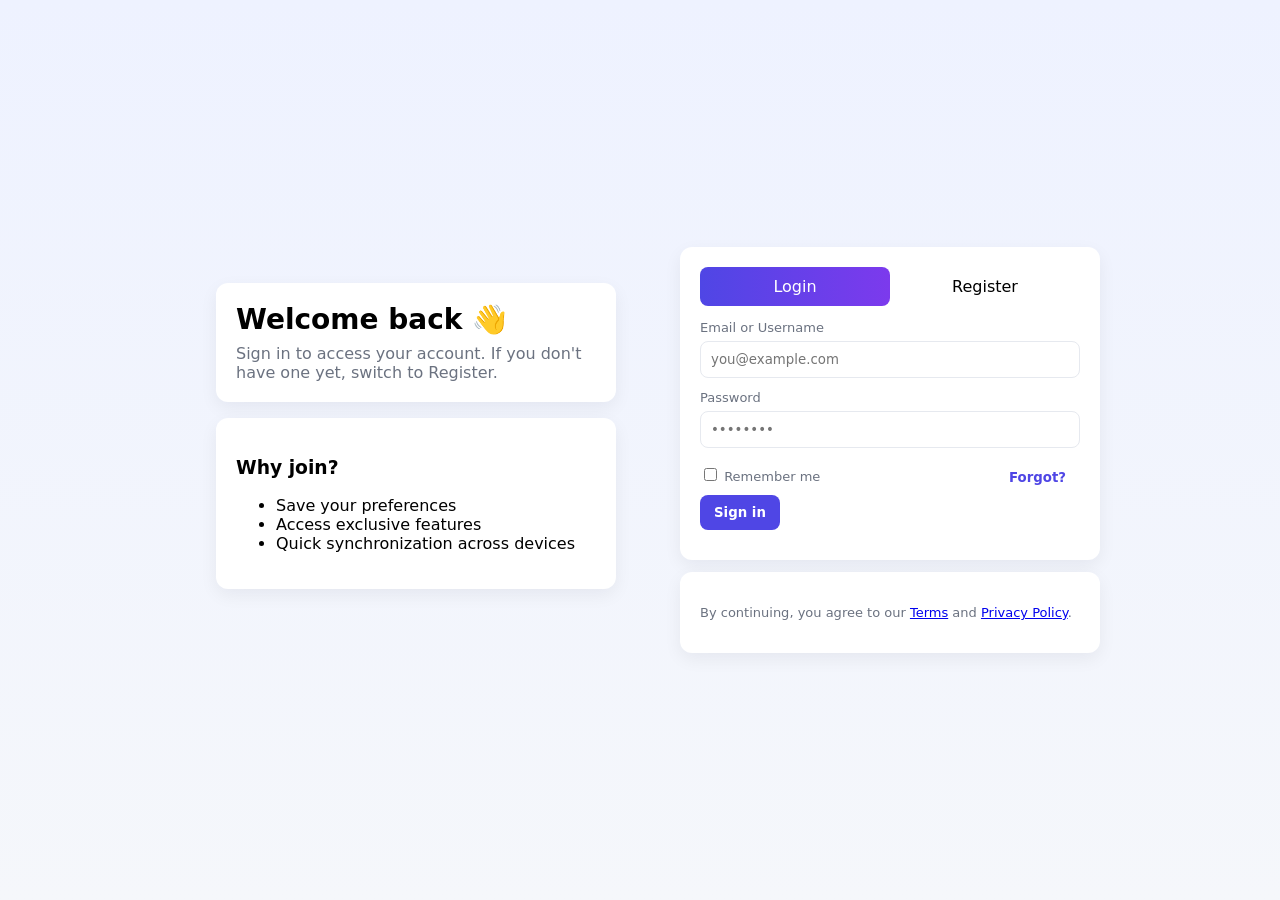
<file: login.html>
<!doctype html>
<html lang="en">
<head>
  <meta charset="utf-8">
  <meta name="viewport" content="width=device-width, initial-scale=1">
  <title>Login / Register</title>

  <link rel="stylesheet" href="login.css">

</head>
<body>

  <div class="container">
    <div class="left">
      <div class="hero card">
        <h1>Welcome back 👋</h1>
        <p>Sign in to access your account. If you don't have one yet, switch to Register.</p>
      </div>

      <div style="height:16px"></div>

      <div class="card">
        <h3>Why join?</h3>
        <ul>
          <li>Save your preferences</li>
          <li>Access exclusive features</li>
          <li>Quick synchronization across devices</li>
        </ul>
      </div>
    </div>

    <div>
      <div class="card" id="auth-card">

        <div class="tabs">
          <div class="tab active" id="tab-login" onclick="showForm('login-form')">Login</div>
          <div class="tab" id="tab-register" onclick="showForm('register-form')">Register</div>
        </div>

        <div id="messages"></div>

        <!-- LOGIN FORM -->
        <form id="login-form">
          <label>Email or Username</label>
          <input type="text" id="login-email" placeholder="you@example.com">

          <label>Password</label>
          <input type="password" id="login-password" placeholder="••••••••">

          <div class="helper">
            <label><input type="checkbox" id="remember"> <span class="small">Remember me</span></label>
            <button type="button" class="forgot" onclick="openForgot()">Forgot?</button>
          </div>

          <button type="submit">Sign in</button>

          <div style="height:10px"></div>
        </form>

        <!-- REGISTER FORM -->
        <form id="register-form" style="display:none">
          <label>Full name</label>
          <input type="text" id="reg-name" placeholder="Your name">

          <label>Email</label>
          <input type="email" id="reg-email" placeholder="you@example.com">

          <label>Password</label>
          <input type="password" id="reg-password" placeholder="Create a password">

          <label>Confirm password</label>
          <input type="password" id="reg-password2" placeholder="Confirm password">

          <button type="submit">Create account</button>
        </form>

      </div>

      <div style="height:12px"></div>
      <div class="card small">
        <p>By continuing, you agree to our <a href="#">Terms</a> and <a href="#">Privacy Policy</a>.</p>
      </div>
    </div>
  </div>

  <!-- Forgot Modal -->
  <div id="forgot-modal" style="display:none">
    <div class="modal-box">
      <h3>Reset password</h3>
      <p class="small">Enter your email and we'll send reset instructions.</p>

      <input type="email" id="forgot-email" placeholder="you@example.com">

      <div class="modal-buttons">
        <button onclick="closeForgot()" class="cancel">Cancel</button>
        <button onclick="sendForgot()">Send</button>
      </div>
    </div>
  </div>
  <script>
  // Check login state
  const user = localStorage.getItem("loggedInUser");

  // If user IS logged in, send them to the feed
  if (user) {
    window.location.href = "feed.html";
  }
  
  // If not logged in, do nothing (stay on this page to let them log in)
</script>


  <!-- External JavaScript -->
  <script src="login.js"></script>
</body>
</html>
</file>
<file: login.css>
:root{
  --bg:#f5f7fb;
  --card:#ffffff;
  --accent:#4f46e5;
  --muted:#6b7280;
  --danger:#ef4444;
}

*{
  box-sizing:border-box;
  font-family:Inter,system-ui,Arial;
}

body{
  margin:0;
  min-height:100vh;
  background:linear-gradient(180deg,#eef2ff 0%,var(--bg) 100%);
  display:flex;
  align-items:center;
  justify-content:center;
  padding:32px;
}

.container{
  width:920px;
  max-width:100%;
  display:grid;
  grid-template-columns:1fr 420px;
  gap:28px;
}

.left{
  padding:36px;
}

.hero{
  background:linear-gradient(180deg,rgba(79,70,229,.06),rgba(79,70,229,.02));
  padding:40px;
  border-radius:12px;
}

.hero h1{
  margin:0 0 8px;
  font-size:28px;
}

.hero p{
  margin:0;
  color:var(--muted);
}

.card{
  background:var(--card);
  padding:20px;
  border-radius:12px;
  box-shadow:0 6px 18px rgba(15,23,42,.06);
}

.tabs{
  display:flex;
  margin-bottom:14px;
}

.tab{
  flex:1;
  padding:10px;
  border-radius:8px;
  text-align:center;
  cursor:pointer;
}

.tab.active{
  background:linear-gradient(90deg,var(--accent),#7c3aed);
  color:white;
}

label{
  display:block;
  color:var(--muted);
  margin-bottom:6px;
  font-size:13px;
}

input[type=text],input[type=password],input[type=email]{
  width:100%;
  padding:10px;
  border:1px solid #e6e9ef;
  border-radius:8px;
  margin-bottom:12px;
}

button{
  background:var(--accent);
  color:white;
  border:none;
  padding:10px 14px;
  border-radius:8px;
  cursor:pointer;
  font-weight:600;
}

.small{
  font-size:13px;
  color:var(--muted);
}

.helper{
  display:flex;
  justify-content:space-between;
  align-items:center;
}

.error-message{
  color:var(--danger);
}

.success-message{
  color:green;
}

.forgot{
  background:none;
  border:none;
  color:var(--accent);
  cursor:pointer;
}

.third-party{
  display:flex;
  gap:8px;
}

.third-party button{
  flex:1;
  padding:8px;
  background:#fff;
  border:1px solid #e6e9ef;
  color:#111;
}

#forgot-modal{
  position:fixed;
  left:0;
  top:0;
  width:100%;
  height:100%;
  background:rgba(2,6,23,0.5);
  display:none;
  align-items:center;
  justify-content:center;
}

.modal-box{
  background:white;
  padding:20px;
  border-radius:10px;
  width:320px;
}

.modal-buttons{
  display:flex;
  justify-content:flex-end;
  gap:8px;
}

.cancel{
  background:#fff;
  border:1px solid #ddd;
  color:black;
}

@media(max-width:880px){
  .container{
    grid-template-columns:1fr;
  }
}
</file>
